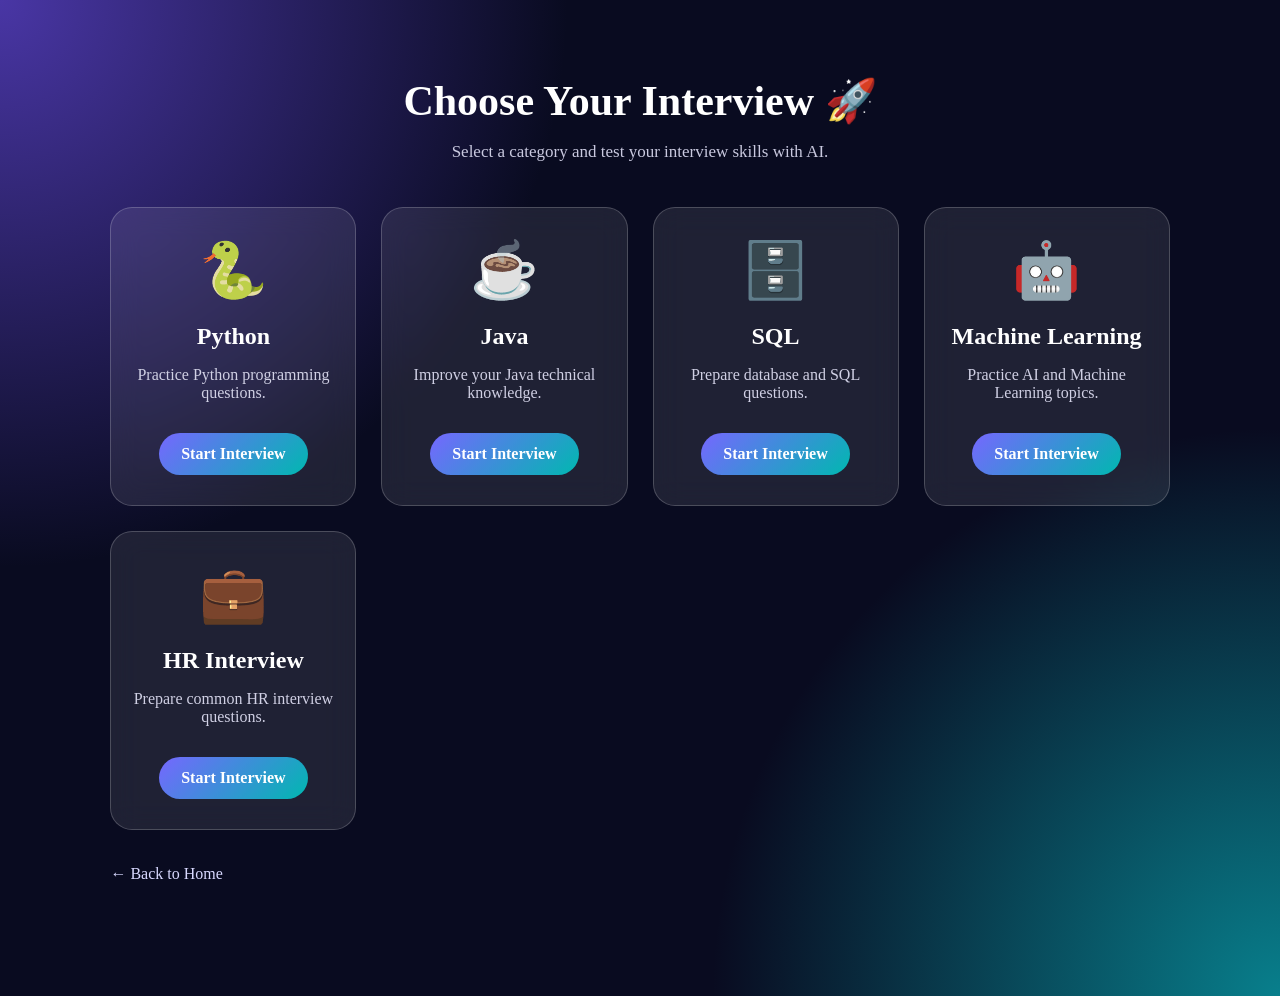
<file: templates/categories.html>
<!DOCTYPE html>
<html lang="en">
<head>
    <meta charset="UTF-8">
    <meta name="viewport" content="width=device-width, initial-scale=1.0">

    <title>Choose Interview</title>

    <style>
        * {
            <link rel="stylesheet" href="{{ url_for('static', filename='style.css') }}">
        }

        body {
            min-height: 100vh;
            color: white;
            background:
                radial-gradient(circle at top left, #4936a5, transparent 35%),
                radial-gradient(circle at bottom right, #087f8c, transparent 35%),
                #090b20;
            padding: 40px 8%;
        }

        .header {
            text-align: center;
            margin-bottom: 45px;
        }

        .header h1 {
            font-size: 42px;
            margin-bottom: 12px;
        }

        .header p {
            color: #c9c9df;
            font-size: 17px;
        }

        .cards {
            display: grid;
            grid-template-columns: repeat(auto-fit, minmax(230px, 1fr));
            gap: 25px;
        }

        .card {
            padding: 30px 20px;
            text-align: center;
            border: 1px solid rgba(255,255,255,0.2);
            border-radius: 22px;
            background: rgba(255,255,255,0.09);
            backdrop-filter: blur(15px);
            transition: 0.3s;
        }

        .card:hover {
            transform: translateY(-10px);
            border-color: #8d7cff;
            box-shadow: 0 15px 35px rgba(0,0,0,0.35);
        }

        .icon {
            font-size: 55px;
            margin-bottom: 18px;
        }

        .card h2 {
            margin-bottom: 12px;
        }

        .card p {
            color: #d0d0e4;
            min-height: 45px;
            margin-bottom: 22px;
        }

        .card a {
            display: inline-block;
            padding: 12px 22px;
            border-radius: 30px;
            color: white;
            text-decoration: none;
            background: linear-gradient(135deg, #7667ff, #00b8b0);
            font-weight: bold;
        }

        .back {
            display: inline-block;
            margin-top: 35px;
            color: #d9d9ff;
            text-decoration: none;
        }
    </style>
</head>

<body>

    <div class="header">
        <h1>Choose Your Interview 🚀</h1>
        <p>Select a category and test your interview skills with AI.</p>
    </div>

    <div class="cards">

        <div class="card">
            <div class="icon">🐍</div>
            <h2>Python</h2>
            <p>Practice Python programming questions.</p>
            <a href="/start-interview/python">Start Interview</a>
        </div>

        <div class="card">
            <div class="icon">☕</div>
            <h2>Java</h2>
            <p>Improve your Java technical knowledge.</p>
            <a href="/start-interview/java">Start Interview</a>
        </div>

        <div class="card">
            <div class="icon">🗄️</div>
            <h2>SQL</h2>
            <p>Prepare database and SQL questions.</p>
            <a href="/start-interview/sql">Start Interview</a>
        </div>

        <div class="card">
            <div class="icon">🤖</div>
            <h2>Machine Learning</h2>
            <p>Practice AI and Machine Learning topics.</p>
            <a href="/start-interview/machine-learning">
                Start Interview
            </a>
        </div>

        <div class="card">
            <div class="icon">💼</div>
            <h2>HR Interview</h2>
            <p>Prepare common HR interview questions.</p>
            <a href="/start-interview/hr">Start Interview</a>
        </div>

    </div>

    <a class="back" href="/">← Back to Home</a>

</body>
</html>
</file>
